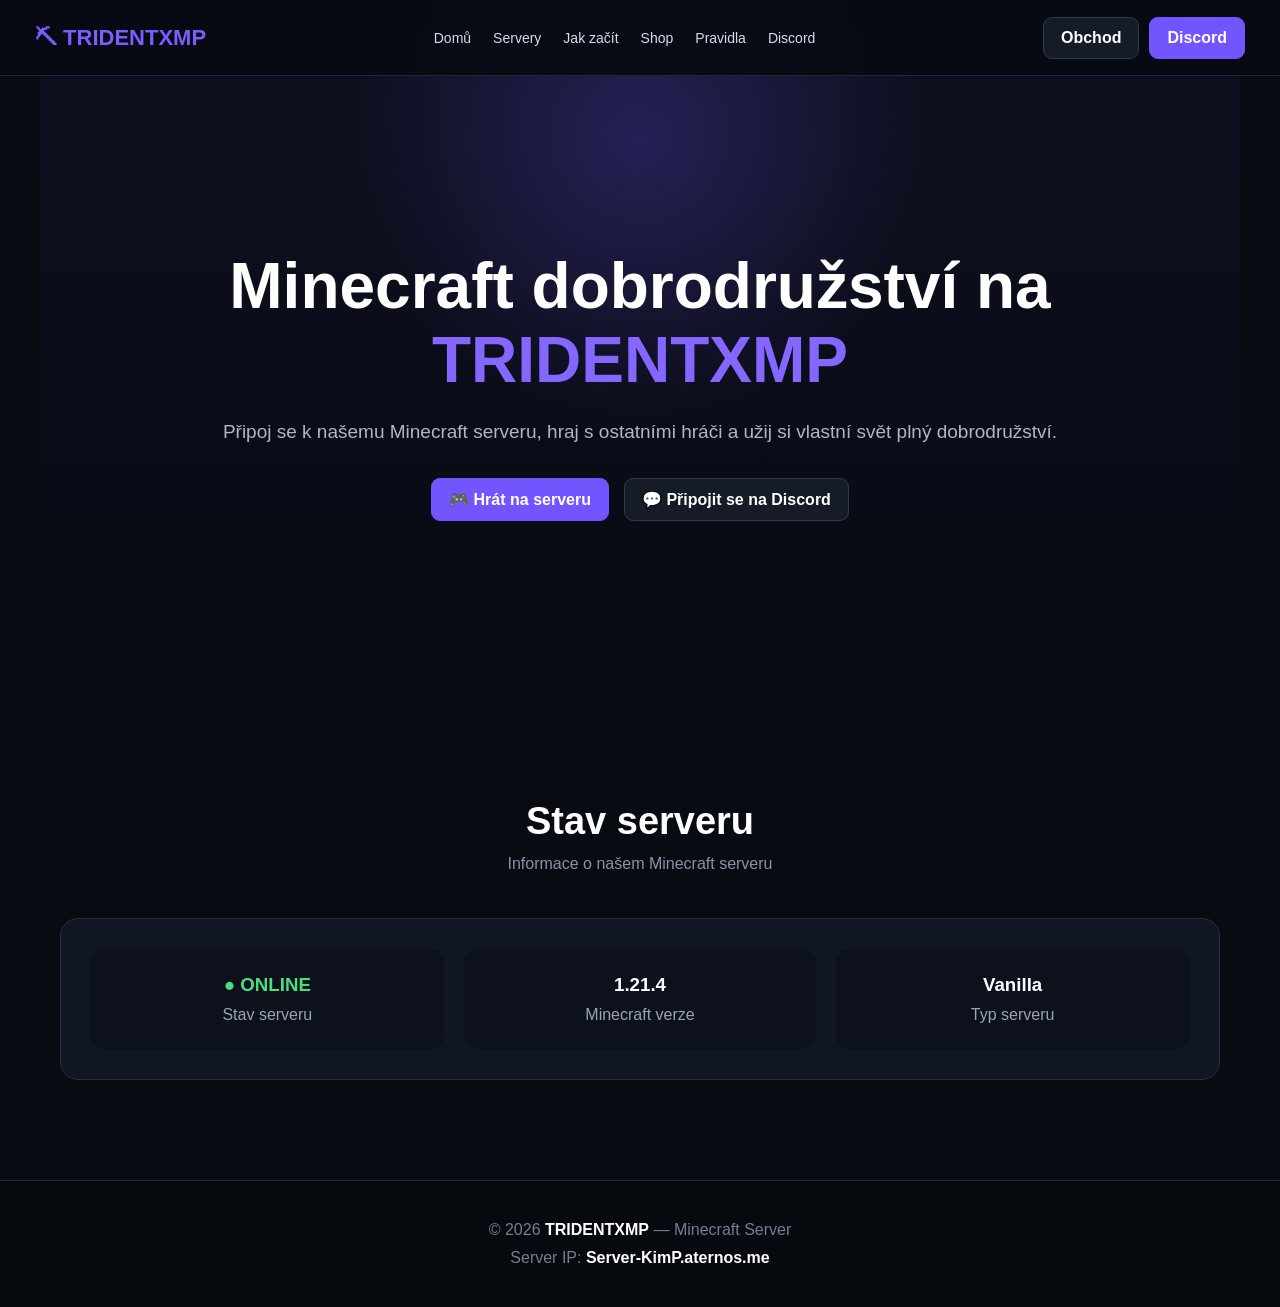
<file: index.html>
<!DOCTYPE html>
<!DOCTYPE html>
 
<html lang="cs">
<head>
<meta charset="utf-8"/>
<meta content="width=device-width, initial-scale=1.0" name="viewport"/>
<title>Domů | TRIDENTXMP Minecraft Server</title>

<link href="style.css" rel="stylesheet"/></head>
<body>
<!-- ================= HEADER ================= -->
<header>
<div class="navbar">
<div class="logo"><a href="index.html" style="color: inherit; text-decoration: none;">⛏ TRIDENTXMP</a></div>
<nav><a href="index.html">Domů</a><a href="servers.html">Servery</a><a href="start.html">Jak začít</a><a href="shop.html">Shop</a><a href="rules.html">Pravidla</a><a href="discord.html">Discord</a></nav>
<div class="buttons"><a class="btn" href="shop.html">Obchod</a><a class="btn btn-primary" href="https://discord.com/channels/1535264749510590484/1550774524423704678" rel="noopener noreferrer" target="_blank">Discord</a></div>
</div>
</header>
<!-- ================= HERO ================= -->
<section class="hero" id="domu">
<div class="hero-content">
<h1>
            Minecraft dobrodružství na
            <span>TRIDENTXMP</span>
</h1>
<p>
            Připoj se k našemu Minecraft serveru,
            hraj s ostatními hráči a užij si vlastní
            svět plný dobrodružství.
        </p>
<div class="hero-buttons">
<a class="btn btn-primary" href="servers.html">
                🎮 Hrát na serveru
            </a>
<a class="btn" href="https://discord.com/channels/1535264749510590484/1550774524423704678" target="_blank">
                💬 Připojit se na Discord
            </a>
</div>
</div>
</section>
<!-- ================= STATUS ================= -->
<section>
<div class="section-title">
<h2>
            Stav serveru
        </h2>
<p>
            Informace o našem Minecraft serveru
        </p>
</div>
<div class="status-box">
<div class="status-item">
<h3 class="online">
                ● ONLINE
            </h3>
<p>
                Stav serveru
            </p>
</div>
<div class="status-item">
<h3>
               1.21.4

            </h3>
<p>
                Minecraft verze
            </p>
</div>
<div class="status-item">
<h3>
                Vanilla
            </h3>
<p>
                Typ serveru
            </p>
</div>
</div>
</section>
<!-- ================= SERVER ================= -->

<!-- ================= JAK SE PŘIPOJIT ================= -->

<!-- ================= STATISTIKY ================= -->

<!-- ================= SHOP ================= -->

<!-- ================= PRAVIDLA ================= -->

<!-- ================= DISCORD ================= -->

<!-- ================= FOOTER ================= -->
<footer>
<p>
        © 2026
        <strong>TRIDENTXMP</strong>
        — Minecraft Server
    </p>
<p style="margin-top:10px;">

        Server IP:
        <strong>
            Server-KimP.aternos.me
        </strong>
</p>
</footer>
<!-- ================= JAVASCRIPT ================= -->

</body>
</html>
</file>
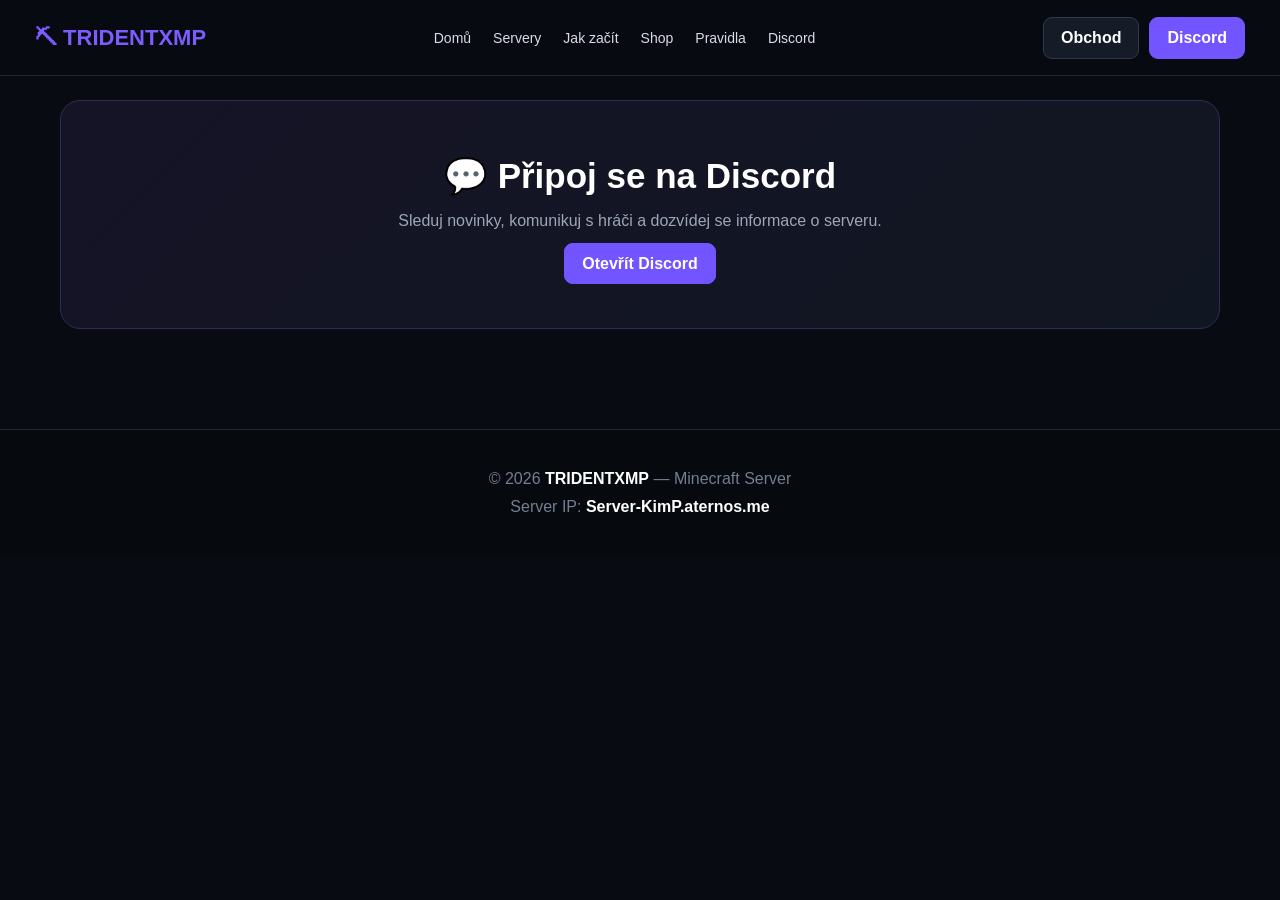
<file: discord.html>
<!DOCTYPE html>
<!DOCTYPE html>

<html lang="cs">
<head>
<meta charset="utf-8"/>
<meta content="width=device-width, initial-scale=1.0" name="viewport"/>
<title>Discord | TRIDENTXMP Minecraft Server</title>

<link href="style.css" rel="stylesheet"/></head>
<body>
<!-- ================= HEADER ================= -->
<header>
<div class="navbar">
<div class="logo"><a href="index.html" style="color: inherit; text-decoration: none;">⛏ TRIDENTXMP</a></div>
<nav><a href="index.html">Domů</a><a href="servers.html">Servery</a><a href="start.html">Jak začít</a><a href="shop.html">Shop</a><a href="rules.html">Pravidla</a><a href="discord.html">Discord</a></nav>
<div class="buttons"><a class="btn" href="shop.html">Obchod</a><a class="btn btn-primary" href="https://discord.com/channels/1535264749510590484/1550774524423704678" rel="noopener noreferrer" target="_blank">Discord</a></div>
</div>
</header>
<!-- ================= HERO ================= -->

<!-- ================= STATUS ================= -->

<!-- ================= SERVER ================= -->

<!-- ================= JAK SE PŘIPOJIT ================= -->

<!-- ================= STATISTIKY ================= -->

<!-- ================= SHOP ================= -->

<!-- ================= PRAVIDLA ================= -->

<!-- ================= DISCORD ================= -->
<section id="discord">
<div class="discord-box">
<h2>
            💬 Připoj se na Discord
        </h2>
<p>
            Sleduj novinky, komunikuj s hráči
            a dozvídej se informace o serveru.
        </p>
<a class="btn btn-primary" href="https://discord.com/channels/1535264749510590484/1550774524423704678" target="_blank">
            Otevřít Discord
        </a>
</div>
</section>
<!-- ================= FOOTER ================= -->
<footer>
<p>
        © 2026
        <strong>TRIDENTXMP</strong>
        — Minecraft Server
    </p>
<p style="margin-top:10px;">

        Server IP:
        <strong>
            Server-KimP.aternos.me
        </strong>
</p>
</footer>
<!-- ================= JAVASCRIPT ================= -->

</body>
</html>
</file>
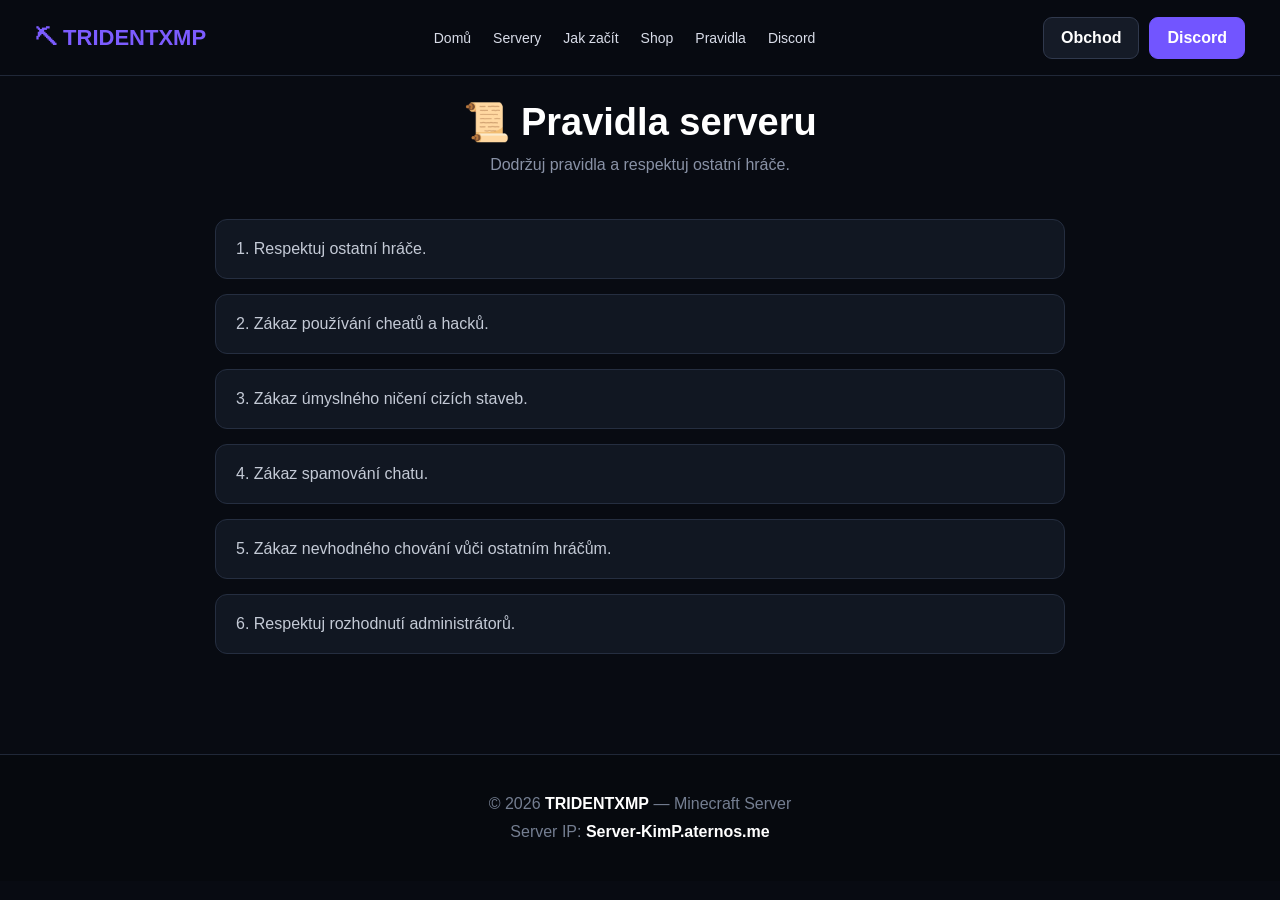
<file: rules.html>
<!DOCTYPE html>
<!DOCTYPE html>

<html lang="cs">
<head>
<meta charset="utf-8"/>
<meta content="width=device-width, initial-scale=1.0" name="viewport"/>
<title>Pravidla | TRIDENTXMP Minecraft Server</title>

<link href="style.css" rel="stylesheet"/></head>
<body>
<!-- ================= HEADER ================= -->
<header>
<div class="navbar">
<div class="logo"><a href="index.html" style="color: inherit; text-decoration: none;">⛏ TRIDENTXMP</a></div>
<nav><a href="index.html">Domů</a><a href="servers.html">Servery</a><a href="start.html">Jak začít</a><a href="shop.html">Shop</a><a href="rules.html">Pravidla</a><a href="discord.html">Discord</a></nav>
<div class="buttons"><a class="btn" href="shop.html">Obchod</a><a class="btn btn-primary" href="https://discord.com/channels/1535264749510590484/1550774524423704678" rel="noopener noreferrer" target="_blank">Discord</a></div>
</div>
</header>
<!-- ================= HERO ================= -->

<!-- ================= STATUS ================= -->

<!-- ================= SERVER ================= -->

<!-- ================= JAK SE PŘIPOJIT ================= -->

<!-- ================= STATISTIKY ================= -->

<!-- ================= SHOP ================= -->

<!-- ================= PRAVIDLA ================= -->
<section id="pravidla">
<div class="section-title">
<h2>
            📜 Pravidla serveru
        </h2>
<p>
            Dodržuj pravidla a respektuj ostatní hráče.
        </p>
</div>
<div class="rules">
<div class="rule">
            1. Respektuj ostatní hráče.
        </div>
<div class="rule">
            2. Zákaz používání cheatů a hacků.
        </div>
<div class="rule">
            3. Zákaz úmyslného ničení cizích staveb.
        </div>
<div class="rule">
            4. Zákaz spamování chatu.
        </div>
<div class="rule">
            5. Zákaz nevhodného chování vůči ostatním hráčům.
        </div>
<div class="rule">
            6. Respektuj rozhodnutí administrátorů.
        </div>
</div>
</section>
<!-- ================= DISCORD ================= -->

<!-- ================= FOOTER ================= -->
<footer>
<p>
        © 2026
        <strong>TRIDENTXMP</strong>
        — Minecraft Server
    </p>
<p style="margin-top:10px;">

        Server IP:
        <strong>
            Server-KimP.aternos.me
        </strong>
</p>
</footer>
<!-- ================= JAVASCRIPT ================= -->

</body>
</html>
</file>
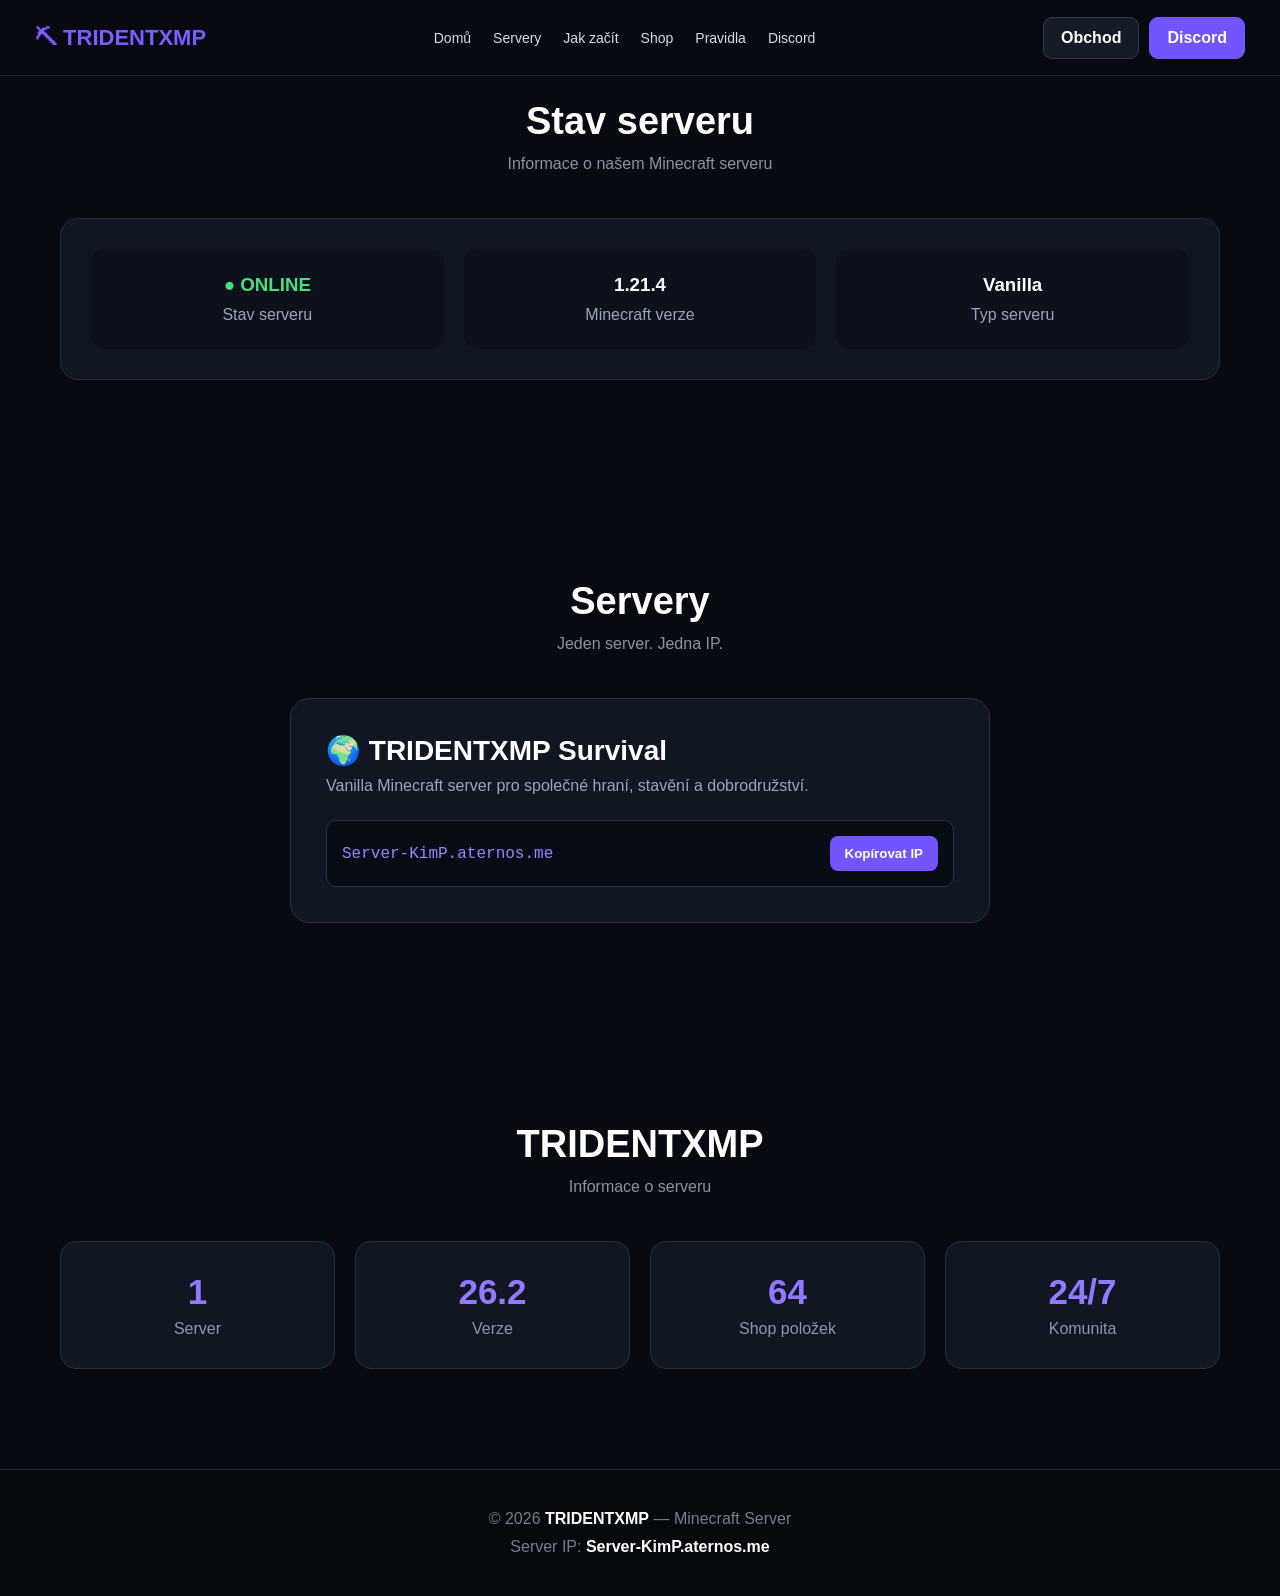
<file: servers.html>
<!DOCTYPE html>
<!DOCTYPE html>

<html lang="cs">
<head>
<meta charset="utf-8"/>
<meta content="width=device-width, initial-scale=1.0" name="viewport"/>
<title>Servery | TRIDENTXMP Minecraft Server</title>

<link href="style.css" rel="stylesheet"/></head>
<body>
<!-- ================= HEADER ================= -->
<header>
<div class="navbar">
<div class="logo"><a href="index.html" style="color: inherit; text-decoration: none;">⛏ TRIDENTXMP</a></div>
<nav><a href="index.html">Domů</a><a href="servers.html">Servery</a><a href="start.html">Jak začít</a><a href="shop.html">Shop</a><a href="rules.html">Pravidla</a><a href="discord.html">Discord</a></nav>
<div class="buttons"><a class="btn" href="shop.html">Obchod</a><a class="btn btn-primary" href="https://discord.com/channels/1535264749510590484/1550774524423704678" rel="noopener noreferrer" target="_blank">Discord</a></div>
</div>
</header>
<!-- ================= HERO ================= -->

<!-- ================= STATUS ================= -->
<section>
<div class="section-title">
<h2>
            Stav serveru
        </h2>
<p>
            Informace o našem Minecraft serveru
        </p>
</div>
<div class="status-box">
<div class="status-item">
<h3 class="online">
                ● ONLINE
            </h3>
<p>
                Stav serveru
            </p>
</div>
<div class="status-item">
<h3>
                1.21.4
            </h3>
<p>
                Minecraft verze
            </p>
</div>
<div class="status-item">
<h3>
                Vanilla
            </h3>
<p>
                Typ serveru
            </p>
</div>
</div>
</section>
<!-- ================= SERVER ================= -->
<section id="servery">
<div class="section-title">
<h2>
            Servery
        </h2>
<p>
            Jeden server. Jedna IP.
        </p>
</div>
<div class="server-card">
<h3>
            🌍 TRIDENTXMP Survival
        </h3>
<p>
            Vanilla Minecraft server pro společné
            hraní, stavění a dobrodružství.
        </p>
<div class="ip-box">
<span class="ip" id="serverIP">
                Server-KimP.aternos.me
            </span>
<button class="copy-btn" onclick="copyIP()">
                Kopírovat IP
            </button>
</div>
</div>
</section>
<!-- ================= JAK SE PŘIPOJIT ================= -->

<!-- ================= STATISTIKY ================= -->
<section>
<div class="section-title">
<h2>
            TRIDENTXMP
        </h2>
<p>
            Informace o serveru
        </p>
</div>
<div class="stats">
<div class="stat">
<h3>
                1
            </h3>
<p>
                Server
            </p>
</div>
<div class="stat">
<h3>
                26.2
            </h3>
<p>
                Verze
            </p>
</div>
<div class="stat">
<h3>
                64
            </h3>
<p>
                Shop položek
            </p>
</div>
<div class="stat">
<h3>
                24/7
            </h3>
<p>
                Komunita
            </p>
</div>
</div>
</section>
<!-- ================= SHOP ================= -->

<!-- ================= PRAVIDLA ================= -->

<!-- ================= DISCORD ================= -->

<!-- ================= FOOTER ================= -->
<footer>
<p>
        © 2026
        <strong>TRIDENTXMP</strong>
        — Minecraft Server
    </p>
<p style="margin-top:10px;">

        Server IP:
        <strong>
            Server-KimP.aternos.me
        </strong>
</p>
</footer>
<!-- ================= JAVASCRIPT ================= -->

<script>
function copyIP() {
  const ip = "Server-KimP.aternos.me";
  if (navigator.clipboard && window.isSecureContext) {
    navigator.clipboard.writeText(ip).then(() => {
      const button = document.querySelector(".copy-btn");
      if (button) {
        button.textContent = "✓ Zkopírováno";
        setTimeout(() => button.textContent = "Kopírovat IP", 2000);
      }
    }).catch(() => window.prompt("Zkopíruj IP serveru:", ip));
  } else {
    window.prompt("Zkopíruj IP serveru:", ip);
  }
}
</script></body>
</html>
</file>
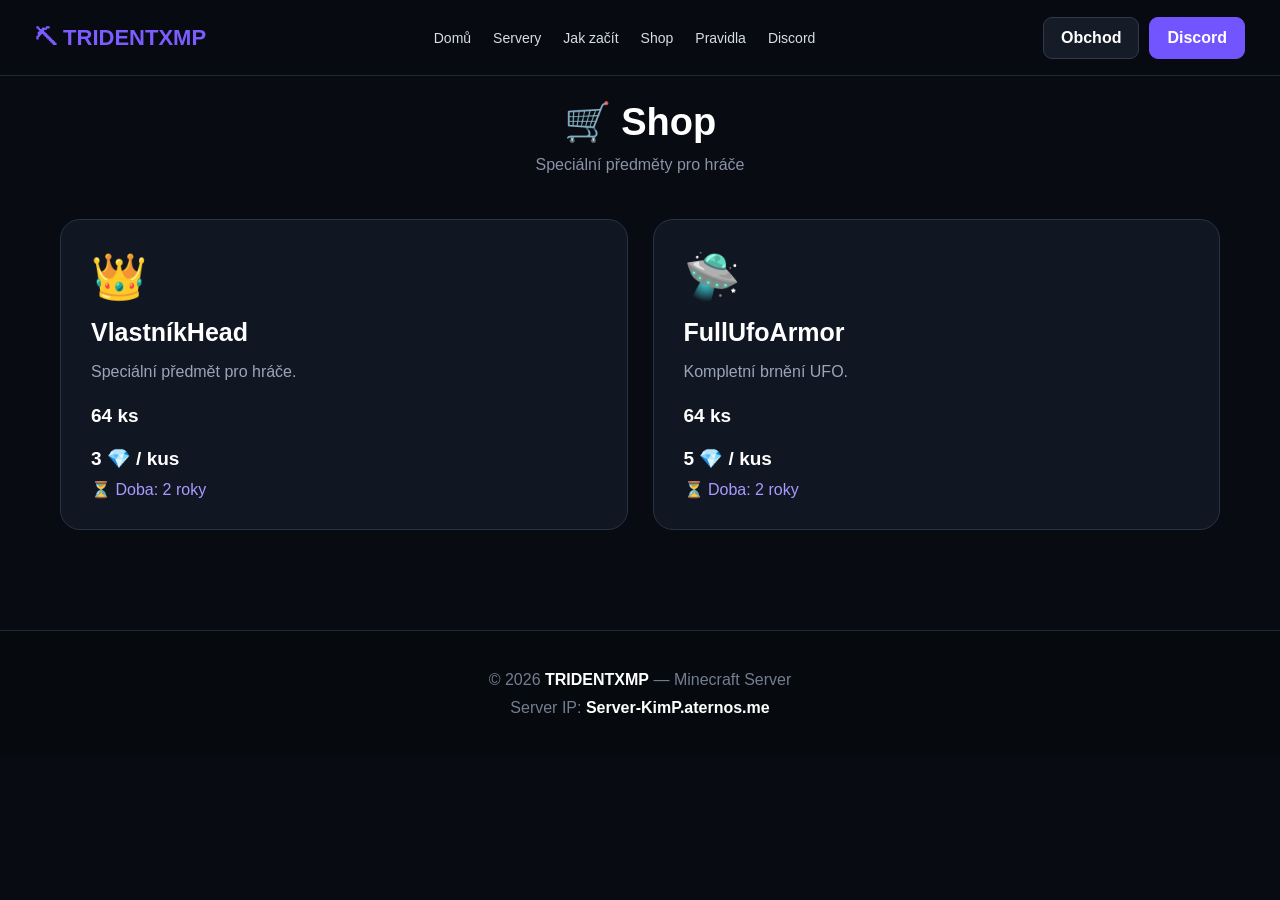
<file: shop.html>
<!DOCTYPE html>
<!DOCTYPE html>

<html lang="cs">
<head>
<meta charset="utf-8"/>
<meta content="width=device-width, initial-scale=1.0" name="viewport"/>
<title>Shop | TRIDENTXMP Minecraft Server</title>

<link href="style.css" rel="stylesheet"/></head>
<body>
<!-- ================= HEADER ================= -->
<header>
<div class="navbar">
<div class="logo"><a href="index.html" style="color: inherit; text-decoration: none;">⛏ TRIDENTXMP</a></div>
<nav><a href="index.html">Domů</a><a href="servers.html">Servery</a><a href="start.html">Jak začít</a><a href="shop.html">Shop</a><a href="rules.html">Pravidla</a><a href="discord.html">Discord</a></nav>
<div class="buttons"><a class="btn" href="shop.html">Obchod</a><a class="btn btn-primary" href="https://discord.com/channels/1535264749510590484/1550774524423704678" rel="noopener noreferrer" target="_blank">Discord</a></div>
</div>
</header>
<!-- ================= HERO ================= -->

<!-- ================= STATUS ================= -->

<!-- ================= SERVER ================= -->

<!-- ================= JAK SE PŘIPOJIT ================= -->

<!-- ================= STATISTIKY ================= -->

<!-- ================= SHOP ================= -->
<section id="shop">
<div class="section-title">
<h2>
            🛒 Shop
        </h2>
<p>
            Speciální předměty pro hráče
        </p>
</div>
<div class="shop-grid">
<!-- VLASTNÍK HEAD -->
<div class="shop-card">
<div class="shop-icon">
                👑
            </div>
<h3>
                VlastníkHead
            </h3>
<p>
                Speciální předmět pro hráče.
            </p>
<div class="shop-price">
                64 ks
            </div>
<div class="shop-price">
                3 💎 / kus
            </div>
<div class="shop-time">
                ⏳ Doba: 2 roky
            </div>
</div>
<!-- FULL UFO ARMOR -->
<div class="shop-card">
<div class="shop-icon">
                🛸
            </div>
<h3>
                FullUfoArmor
            </h3>
<p>
                Kompletní brnění UFO.
            </p>
<div class="shop-price">
                64 ks
            </div>
<div class="shop-price">
                5 💎 / kus
            </div>
<div class="shop-time">
                ⏳ Doba: 2 roky
            </div>
</div>
</div>
</section>
<!-- ================= PRAVIDLA ================= -->

<!-- ================= DISCORD ================= -->

<!-- ================= FOOTER ================= -->
<footer>
<p>
        © 2026
        <strong>TRIDENTXMP</strong>
        — Minecraft Server
    </p>
<p style="margin-top:10px;">

        Server IP:
        <strong>
            Server-KimP.aternos.me
        </strong>
</p>
</footer>
<!-- ================= JAVASCRIPT ================= -->

</body>
</html>
</file>
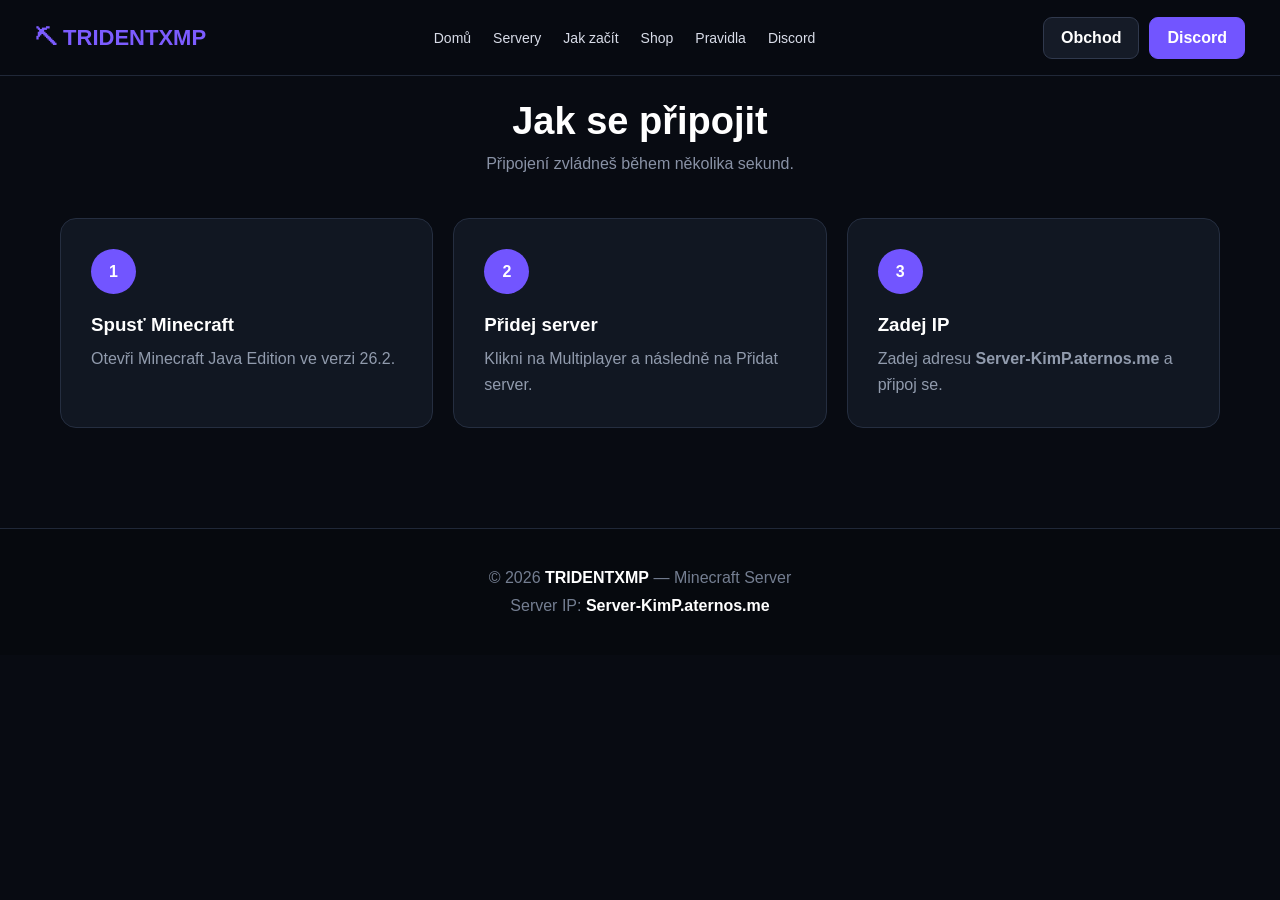
<file: start.html>
<!DOCTYPE html>
<!DOCTYPE html>

<html lang="cs">
<head>
<meta charset="utf-8"/>
<meta content="width=device-width, initial-scale=1.0" name="viewport"/>
<title>Jak začít | TRIDENTXMP Minecraft Server</title>

<link href="style.css" rel="stylesheet"/></head>
<body>
<!-- ================= HEADER ================= -->
<header>
<div class="navbar">
<div class="logo"><a href="index.html" style="color: inherit; text-decoration: none;">⛏ TRIDENTXMP</a></div>
<nav><a href="index.html">Domů</a><a href="servers.html">Servery</a><a href="start.html">Jak začít</a><a href="shop.html">Shop</a><a href="rules.html">Pravidla</a><a href="discord.html">Discord</a></nav>
<div class="buttons"><a class="btn" href="shop.html">Obchod</a><a class="btn btn-primary" href="https://discord.com/channels/1535264749510590484/1550774524423704678" rel="noopener noreferrer" target="_blank">Discord</a></div>
</div>
</header>
<!-- ================= HERO ================= -->

<!-- ================= STATUS ================= -->

<!-- ================= SERVER ================= -->

<!-- ================= JAK SE PŘIPOJIT ================= -->
<section id="pripojeni">
<div class="section-title">
<h2>
            Jak se připojit
        </h2>
<p>
            Připojení zvládneš během několika sekund.
        </p>
</div>
<div class="steps">
<div class="step">
<div class="step-number">
                1
            </div>
<h3>
                Spusť Minecraft
            </h3>
<p>
                Otevři Minecraft Java Edition
                ve verzi 26.2.
            </p>
</div>
<div class="step">
<div class="step-number">
                2
            </div>
<h3>
                Přidej server
            </h3>
<p>
                Klikni na Multiplayer a následně
                na Přidat server.
            </p>
</div>
<div class="step">
<div class="step-number">
                3
            </div>
<h3>
                Zadej IP
            </h3>
<p>
                Zadej adresu
                <strong>Server-KimP.aternos.me</strong>
                a připoj se.
            </p>
</div>
</div>
</section>
<!-- ================= STATISTIKY ================= -->

<!-- ================= SHOP ================= -->

<!-- ================= PRAVIDLA ================= -->

<!-- ================= DISCORD ================= -->

<!-- ================= FOOTER ================= -->
<footer>
<p>
        © 2026
        <strong>TRIDENTXMP</strong>
        — Minecraft Server
    </p>
<p style="margin-top:10px;">

        Server IP:
        <strong>
            Server-KimP.aternos.me
        </strong>
</p>
</footer>
<!-- ================= JAVASCRIPT ================= -->

</body>
</html>
</file>
<file: style.css>
* {
            margin: 0;
            padding: 0;
            box-sizing: border-box;
            scroll-behavior: smooth;
        }

        body {
            font-family: Arial, Helvetica, sans-serif;
            background: #080b12;
            color: white;
        }

        /* ================= HEADER ================= */

        header {
            position: fixed;
            top: 0;
            left: 0;
            width: 100%;
            z-index: 1000;
            background: rgba(8, 11, 18, 0.95);
            border-bottom: 1px solid #202838;
            backdrop-filter: blur(10px);
        }

        .navbar {
            max-width: 1250px;
            height: 75px;
            margin: auto;
            padding: 0 20px;

            display: flex;
            align-items: center;
            justify-content: space-between;
        }

        .logo {
            color: #7c5cff;
            font-size: 22px;
            font-weight: bold;
        }

        nav {
            display: flex;
            gap: 22px;
        }

        nav a {
            color: #d8dce8;
            text-decoration: none;
            font-size: 14px;
            transition: 0.2s;
        }

        nav a:hover {
            color: #8d6cff;
        }

        .buttons {
            display: flex;
            gap: 10px;
        }

        .btn {
            padding: 11px 17px;
            border-radius: 9px;
            text-decoration: none;
            font-weight: bold;
            color: white;
            border: 1px solid #30394d;
            background: #151b27;
            transition: 0.2s;
        }

        .btn:hover {
            transform: translateY(-2px);
            border-color: #7c5cff;
        }

        .btn-primary {
            background: #7255ff;
            border-color: #7255ff;
        }

        /* ================= HERO ================= */

        .hero {
            min-height: 700px;
            padding: 170px 20px 100px;

            display: flex;
            align-items: center;
            justify-content: center;

            text-align: center;

            background:
                radial-gradient(
                    circle at 50% 20%,
                    rgba(114, 85, 255, 0.25),
                    transparent 35%
                ),
                linear-gradient(
                    180deg,
                    #0d1020,
                    #080b12
                );
        }

        .hero-content {
            max-width: 850px;
        }

        .hero h1 {
            font-size: 64px;
            margin-bottom: 20px;
        }

        .hero h1 span {
            color: #8567ff;
        }

        .hero p {
            color: #aeb6c8;
            font-size: 19px;
            line-height: 1.6;
            margin-bottom: 30px;
        }

        .hero-buttons {
            display: flex;
            justify-content: center;
            gap: 15px;
            flex-wrap: wrap;
        }

        /* ================= SECTIONS ================= */

        section {
            max-width: 1200px;
            margin: auto;
            padding: 100px 20px;
        }

        .section-title {
            text-align: center;
            margin-bottom: 45px;
        }

        .section-title h2 {
            font-size: 38px;
            margin-bottom: 12px;
        }

        .section-title p {
            color: #8992a6;
        }

        /* ================= STATUS ================= */

        .status-box {
            background: #111722;
            border: 1px solid #252e40;
            border-radius: 18px;

            padding: 30px;

            display: grid;
            grid-template-columns: repeat(3, 1fr);
            gap: 20px;
        }

        .status-item {
            text-align: center;

            padding: 25px;

            background: #0c111b;
            border-radius: 14px;
        }

        .status-item h3 {
            margin-bottom: 10px;
        }

        .online {
            color: #4ade80;
        }

        .status-item p {
            color: #9aa4b8;
        }

        /* ================= SERVER ================= */

        .server-card {
            max-width: 700px;
            margin: auto;

            background: #111722;
            border: 1px solid #293246;
            border-radius: 20px;

            padding: 35px;
        }

        .server-card h3 {
            font-size: 28px;
            margin-bottom: 10px;
        }

        .server-card p {
            color: #9ba5b8;
            margin-bottom: 25px;
        }

        .ip-box {
            display: flex;
            align-items: center;
            justify-content: space-between;

            gap: 10px;

            background: #080c14;
            border: 1px solid #293246;

            padding: 15px;
            border-radius: 10px;
        }

        .ip {
            font-family: monospace;
            font-size: 16px;
            color: #9b84ff;
            word-break: break-all;
        }

        .copy-btn {
            cursor: pointer;
            border: none;

            padding: 10px 15px;

            border-radius: 8px;

            background: #7255ff;
            color: white;

            font-weight: bold;
        }

        /* ================= JOIN ================= */

        .steps {
            display: grid;
            grid-template-columns: repeat(3, 1fr);
            gap: 20px;
        }

        .step {
            background: #111722;
            border: 1px solid #252e40;

            padding: 30px;

            border-radius: 16px;
        }

        .step-number {
            width: 45px;
            height: 45px;

            display: flex;
            align-items: center;
            justify-content: center;

            border-radius: 50%;

            background: #7255ff;

            margin-bottom: 20px;

            font-weight: bold;
        }

        .step h3 {
            margin-bottom: 10px;
        }

        .step p {
            color: #919bad;
            line-height: 1.6;
        }

        /* ================= STATS ================= */

        .stats {
            display: grid;
            grid-template-columns: repeat(4, 1fr);
            gap: 20px;
        }

        .stat {
            text-align: center;

            background: #111722;
            border: 1px solid #252e40;

            padding: 30px;

            border-radius: 16px;
        }

        .stat h3 {
            font-size: 35px;
            color: #927aff;

            margin-bottom: 8px;
        }

        .stat p {
            color: #8d97aa;
        }

        /* ================= SHOP ================= */

        .shop-grid {
            display: grid;
            grid-template-columns: repeat(2, 1fr);
            gap: 25px;
        }

        .shop-card {
            background: #111722;
            border: 1px solid #293246;

            border-radius: 20px;

            padding: 30px;

            transition: 0.2s;
        }

        .shop-card:hover {
            transform: translateY(-5px);
            border-color: #7255ff;
        }

        .shop-icon {
            font-size: 45px;
            margin-bottom: 15px;
        }

        .shop-card h3 {
            font-size: 25px;
            margin-bottom: 12px;
        }

        .shop-card p {
            color: #9ba5b8;
            line-height: 1.6;
        }

        .shop-price {
            margin-top: 20px;

            font-size: 19px;
            font-weight: bold;

            color: #fff;
        }

        .shop-time {
            margin-top: 10px;
            color: #a99aff;
        }

        /* ================= RULES ================= */

        .rules {
            display: grid;
            gap: 15px;

            max-width: 850px;
            margin: auto;
        }

        .rule {
            background: #111722;
            border: 1px solid #252e40;

            padding: 20px;

            border-radius: 12px;

            color: #c4cad6;
        }

        /* ================= DISCORD ================= */

        .discord-box {
            text-align: center;

            background:
                linear-gradient(
                    135deg,
                    #151326,
                    #111722
                );

            border: 1px solid #302b50;

            border-radius: 20px;

            padding: 55px 25px;
        }

        .discord-box h2 {
            font-size: 35px;
            margin-bottom: 15px;
        }

        .discord-box p {
            color: #9da6b9;
            margin-bottom: 25px;
        }

        /* ================= FOOTER ================= */

        footer {
            border-top: 1px solid #202838;

            background: #06090e;

            padding: 40px 20px;

            text-align: center;

            color: #747e91;
        }

        footer strong {
            color: white;
        }

        /* ================= RESPONSIVE ================= */

        @media (max-width: 900px) {

            nav {
                display: none;
            }

            .status-box,
            .steps,
            .stats {
                grid-template-columns: 1fr 1fr;
            }

            .hero h1 {
                font-size: 48px;
            }
        }

        @media (max-width: 600px) {

            .buttons {
                display: none;
            }

            .status-box,
            .steps,
            .stats,
            .shop-grid {
                grid-template-columns: 1fr;
            }

            .hero h1 {
                font-size: 38px;
            }

            .hero p {
                font-size: 16px;
            }

            .ip-box {
                flex-direction: column;
            }
        }
</file>
